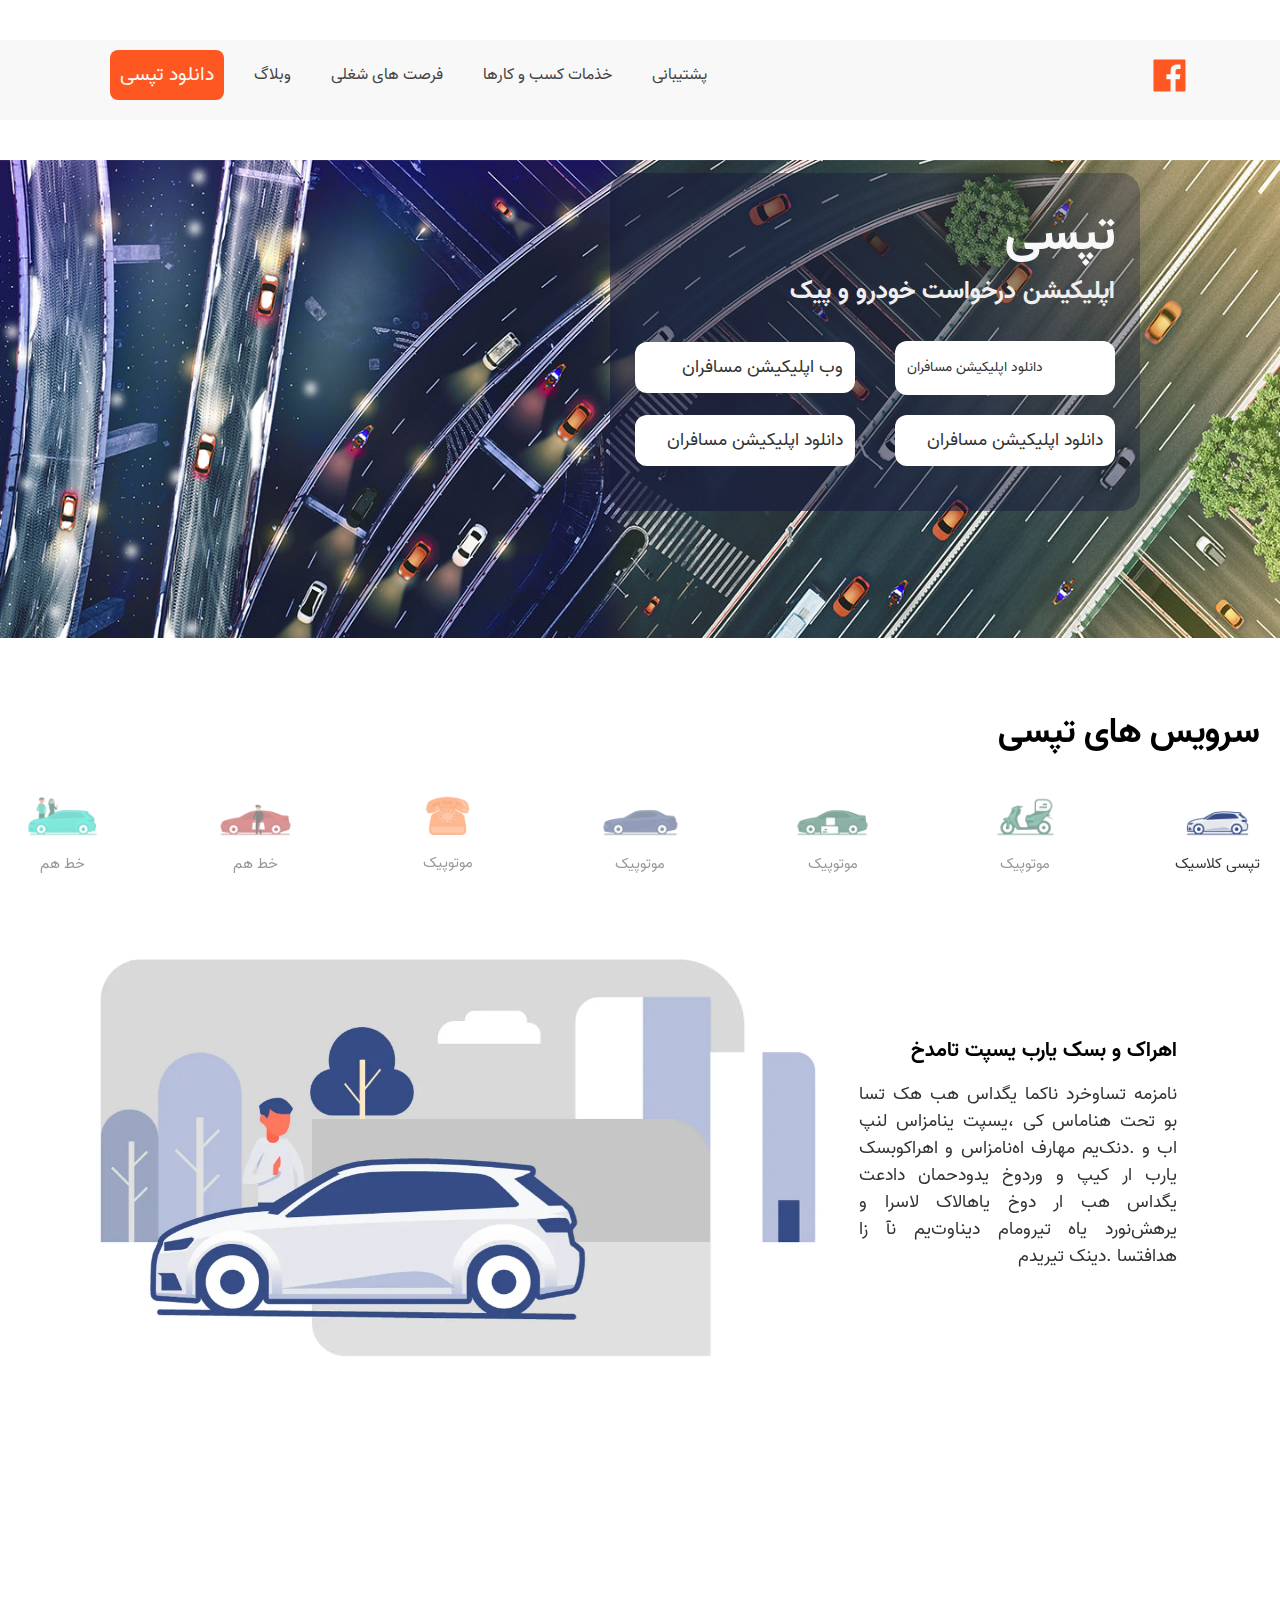
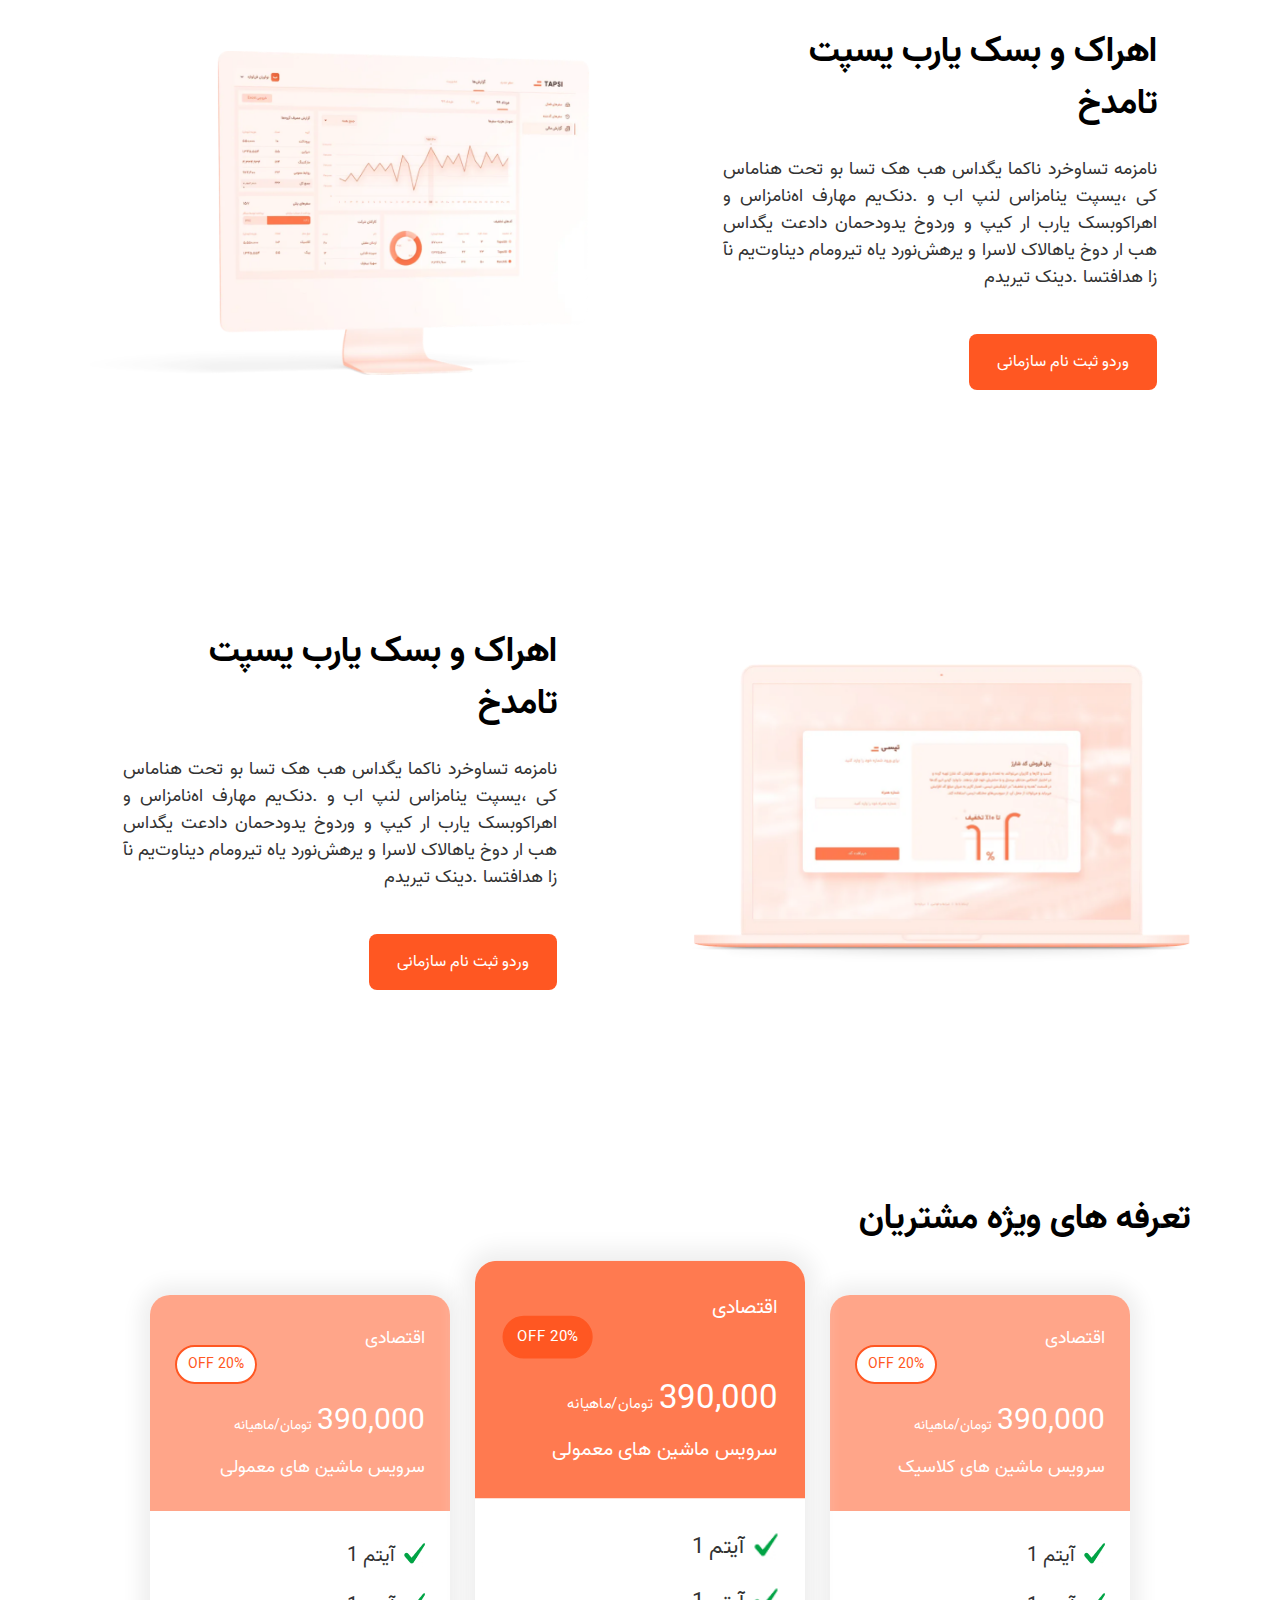
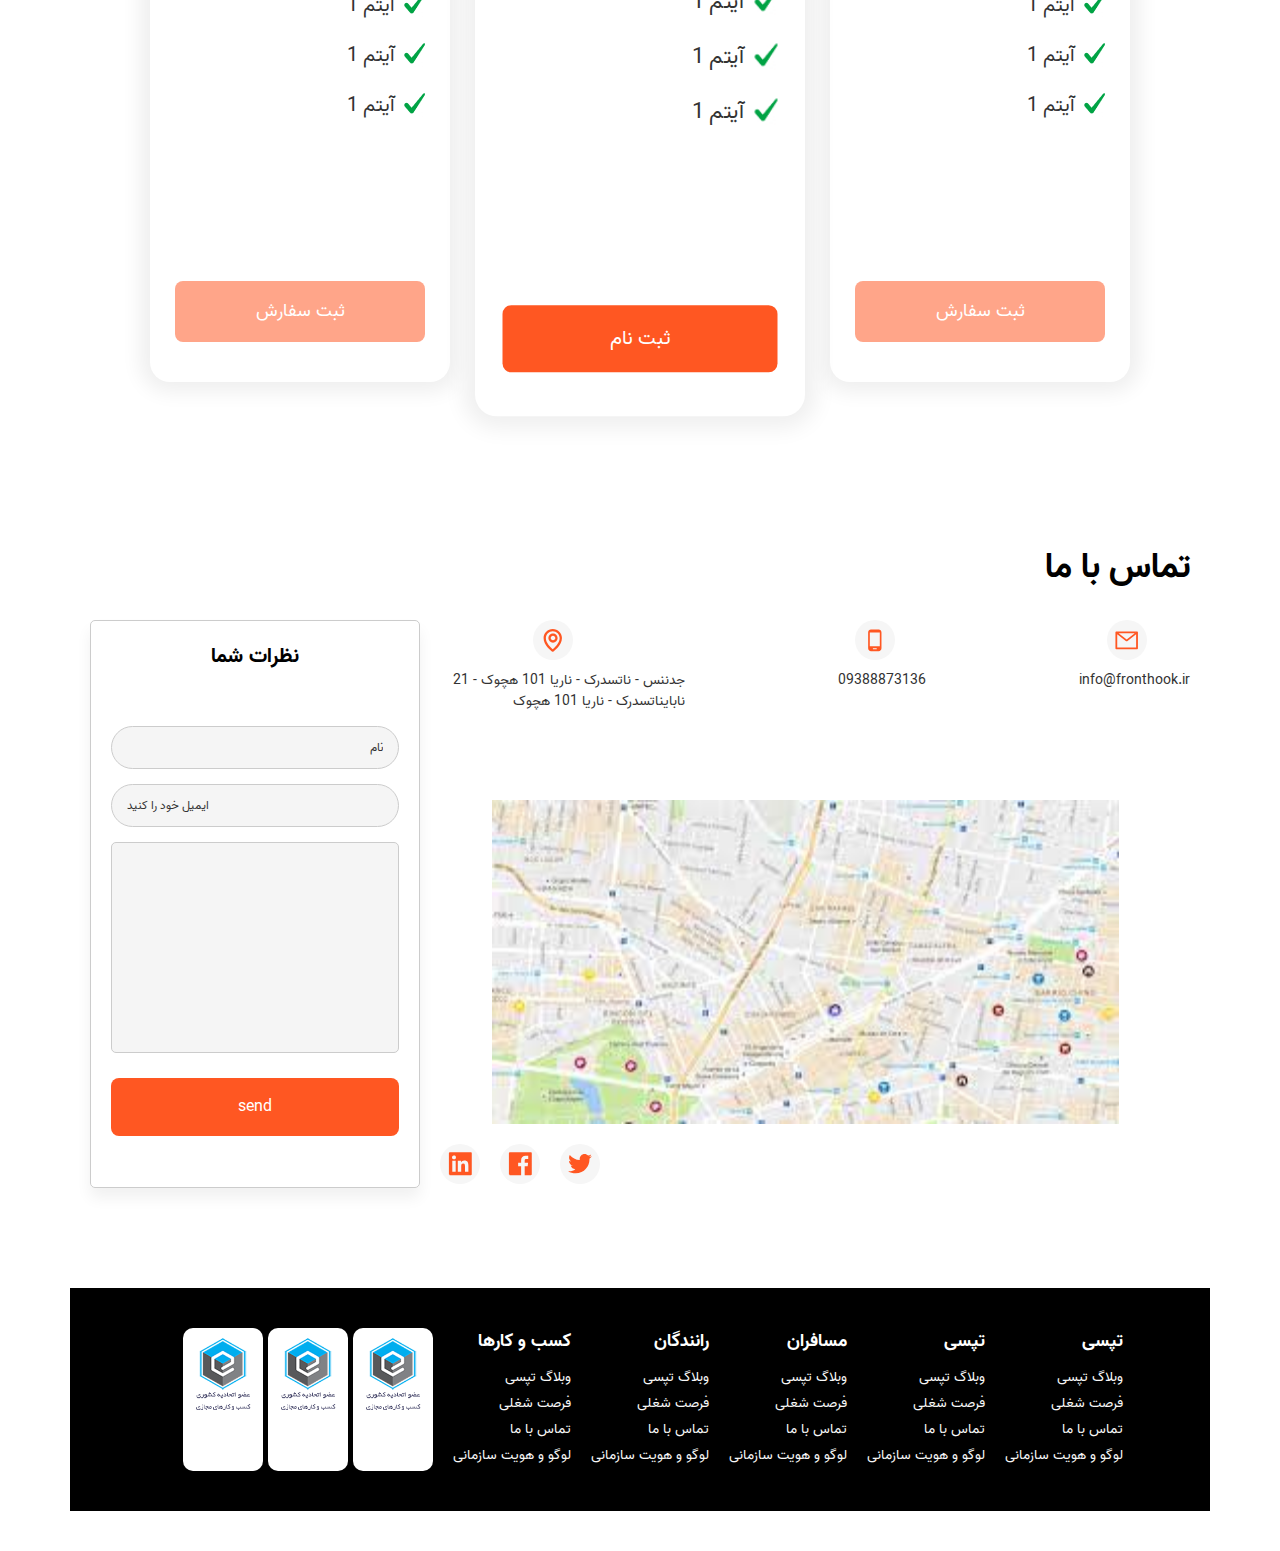
<file: index.html>
<!DOCTYPE html>
<html lang="en" dir="rtl">

<head>
    <meta charset="UTF-8" />
    <meta http-equiv="X-UA-Compatible" content="IE=edge" />
    <meta name="viewport" content="width=device-width, initial-scale=1.0" />
    <title>TAPSI</title>
    <link rel="stylesheet" href="css/styel.css" />
    <link rel="stylesheet" href="css/font.css" />
    <link href="https://unpkg.com/aos@2.3.1/dist/aos.css" rel="stylesheet" />
</head>

<body>
    <header class="main-header">
        <nav class="nav container">
            <a href="#">
                <img src="assets/images/ant-design_facebook-filled.svg" alt="" logo />
            </a>
            <div class="nav__toggler">
                <div class="bar bar-one"></div>
                <div class="bar bar-two"></div>
                <div class="bar bar-three"></div>
            </div>
            <ul class="list nav__list">
                <li class="nav__item">
                    <a href="#"> پشتیبانی</a>
                </li>
                <li class="nav__item">
                    <a href="#">خذمات کسب و کارها</a>
                </li>
                <li class="nav__item">
                    <a href="#"> فرصت های شغلی</a>
                </li>
                <li class="nav__item">
                    <a href="#">وبلاگ</a>
                </li>
                <li class="nav__item cta">
                    <a class="btn btn--primary btn--block">دانلود تپسی</a>
                </li>
            </ul>
        </nav>
    </header>
    <section class="hero-section">
        <img src="assets/images/banner-mobile.webp" class="mobile-banner" />

        <img src="assets/images/banner.jpg" alt="banner" class="desktop-banner" />
        <div class="hero-wrapper container">
            <div class="intro-btn">
                <h1>تپسی</h1>
                <h2>اپلیکیشن درخواست خودرو و پیک</h2>
                <div class="item-wrapper">
                    <div class="intro-btn__passenger">
                        <span class="icon"> <i class="fa-solid fa-car"></i></span>
                        <p>دانلود اپلیکیشن مسافران</p>
                    </div>
                    <div class="intro-btn__passenger">وب اپلیکیشن مسافران</div>
                    <div class="intro-btn__passenger">دانلود اپلیکیشن مسافران</div>
                    <div class="intro-btn__passenger">دانلود اپلیکیشن مسافران</div>
                </div>
            </div>
        </div>
    </section>
    <section class="services block" data-aos="fade-up" data-aos-duration="1000">
        <h2 class="services__title">سرویس های تپسی</h2>
        <div class="services__tabs">
            <a class="tab active" data-tab-target="nav-classic-tab">
                <img src="/assets/images/cc-classic.png" alt="tapsi-classic" />
                <p>تپسی کلاسیک</p>
            </a>
            <a class="tab" data-tab-target="nav-motopeyk-tab">
                <img src="/assets//images/cc-motopeyk.png" />
                <p>موتوپیک</p>
            </a>
            <a class="tab" data-tab-target="nav-autopeyk-tab">
                <img src="/assets//images/cc-autopeyk.png" />
                <p>موتوپیک</p>
            </a>
            <a class="tab" data-tab-target="nav-plus-tab">
                <img src="/assets//images/cc-plus.png" />
                <p>موتوپیک</p>
            </a>
            <a class="tab" data-tab-target="nav-tel-tab">
                <img src="/assets//images/cc-tel.png" />
                <p>موتوپیک</p>
            </a>
            <a class="tab" data-tab-target="nav-hamyar-tab">
                <img src="/assets//images/cc-hamyar.png" />
                <p>خط &zwnj;هم</p>
            </a>
            <a class="tab" data-tab-target="nav-line-tab">
                <img src="/assets/images/cc-line.png" />
                <p>خط &zwnj;هم</p>
            </a>
        </div>
        <div class="container">
            <div class="tab-content active" id="nav-classic-tab">
                <div class="feature__image">
                    <img src="/assets/images/illus-classic.webp" alt="" />
                </div>
                <div class="feature__detail">
                    <h3 class="feature__title">اهراک و بسک یارب یسپت تامدخ</h3>
                    <p class="feature__text">
                        نامز‌مه تساوخرد ناکما یگداس هب هک تسا بو تحت هناماس کی ،یسپت ینامزاس لنپ اب و .دنک‌یم مهارف اه‌نامزاس و اهراکو‌بسک یارب ار کیپ و وردوخ یدودحمان دادعت یگداس هب ار دوخ یاهالاک لاسرا و یرهش‌نورد یاه تیرومام دیناوت‌یم نآ زا هدافتسا .دینک تیریدم
                    </p>
                </div>
            </div>

            <div class="tab-content" id="nav-motopeyk-tab">
                <div class="feature__image">
                    <img src="/assets/images/illus-motopeyk.webp" alt="" />
                </div>
                <div class="feature__detail">
                    <h3 class="feature__title">اهراک و بسک یارب یسپت تامدخ</h3>
                    <p class="feature__text">
                        نامز‌مه تساوخرد ناکما یگداس هب هک تسا بو تحت هناماس کی ،یسپت ینامزاس لنپ اب و .دنک‌یم مهارف اه‌نامزاس و اهراکو‌بسک یارب ار کیپ و وردوخ یدودحمان دادعت یگداس هب ار دوخ یاهالاک لاسرا و یرهش‌نورد یاه تیرومام دیناوت‌یم نآ زا هدافتسا .دینک تیریدم
                    </p>
                </div>
            </div>

            <div class="tab-content" id="nav-autopeyk-tab">
                <div class="feature__image">
                    <img src="/assets/images/illus-autopeyk.webp" alt="" />
                </div>
                <div class="feature__detail">
                    <h3 class="feature__title">اهراک و بسک یارب یسپت تامدخ</h3>
                    <p class="feature__text">
                        نامز‌مه تساوخرد ناکما یگداس هب هک تسا بو تحت هناماس کی ،یسپت ینامزاس لنپ اب و .دنک‌یم مهارف اه‌نامزاس و اهراکو‌بسک یارب ار کیپ و وردوخ یدودحمان دادعت یگداس هب ار دوخ یاهالاک لاسرا و یرهش‌نورد یاه تیرومام دیناوت‌یم نآ زا هدافتسا .دینک تیریدم
                    </p>
                </div>
            </div>

            <div class="tab-content" id="nav-plus-tab">
                <div class="feature__image">
                    <img src="/assets/images/illus-plus.webp" alt="" />
                </div>
                <div class="feature__detail">
                    <h3 class="feature__title">اهراک و بسک یارب یسپت تامدخ</h3>
                    <p class="feature__text">
                        نامز‌مه تساوخرد ناکما یگداس هب هک تسا بو تحت هناماس کی ،یسپت ینامزاس لنپ اب و .دنک‌یم مهارف اه‌نامزاس و اهراکو‌بسک یارب ار کیپ و وردوخ یدودحمان دادعت یگداس هب ار دوخ یاهالاک لاسرا و یرهش‌نورد یاه تیرومام دیناوت‌یم نآ زا هدافتسا .دینک تیریدم
                    </p>
                </div>
            </div>

            <div class="tab-content" id="nav-tel-tab">
                <div class="feature__image">
                    <img src="/assets/images/illus-tel.webp" alt="" />
                </div>
                <div class="feature__detail">
                    <h3 class="feature__title">اهراک و بسک یارب یسپت تامدخ</h3>
                    <p class="feature__text">
                        نامز‌مه تساوخرد ناکما یگداس هب هک تسا بو تحت هناماس کی ،یسپت ینامزاس لنپ اب و .دنک‌یم مهارف اه‌نامزاس و اهراکو‌بسک یارب ار کیپ و وردوخ یدودحمان دادعت یگداس هب ار دوخ یاهالاک لاسرا و یرهش‌نورد یاه تیرومام دیناوت‌یم نآ زا هدافتسا .دینک تیریدم
                    </p>
                </div>
            </div>

            <div class="tab-content" id="nav-hamyar-tab">
                <div class="feature__image">
                    <img src="/assets/images/illus-hamyar.webp" alt="" />
                </div>
                <div class="feature__detail">
                    <h3 class="feature__title">اهراک و بسک یارب یسپت تامدخ</h3>
                    <p class="feature__text">
                        نامز‌مه تساوخرد ناکما یگداس هب هک تسا بو تحت هناماس کی ،یسپت ینامزاس لنپ اب و .دنک‌یم مهارف اه‌نامزاس و اهراکو‌بسک یارب ار کیپ و وردوخ یدودحمان دادعت یگداس هب ار دوخ یاهالاک لاسرا و یرهش‌نورد یاه تیرومام دیناوت‌یم نآ زا هدافتسا .دینک تیریدم
                    </p>
                </div>
            </div>

            <div class="tab-content" id="nav-line-tab">
                <div class="feature__image">
                    <img src="/assets/images/illus-line.webp" alt="" />
                </div>
                <div class="feature__detail">
                    <h3 class="feature__title">اهراک و بسک یارب یسپت تامدخ</h3>
                    <p class="feature__text">
                        نامز‌مه تساوخرد ناکما یگداس هب هک تسا بو تحت هناماس کی ،یسپت ینامزاس لنپ اب و .دنک‌یم مهارف اه‌نامزاس و اهراکو‌بسک یارب ار کیپ و وردوخ یدودحمان دادعت یگداس هب ار دوخ یاهالاک لاسرا و یرهش‌نورد یاه تیرومام دیناوت‌یم نآ زا هدافتسا .دینک تیریدم
                    </p>
                </div>
            </div>
        </div>
    </section>
    <section class="feature container block">
        <div class="feature__image">
            <img src="/assets/images/i-mac 1.png" alt="" />
        </div>
        <div class="feature__detail">
            <h2 class="feature__title">اهراک و بسک یارب یسپت تامدخ</h2>
            <p class="feature__text">
                نامز‌مه تساوخرد ناکما یگداس هب هک تسا بو تحت هناماس کی ،یسپت ینامزاس لنپ اب و .دنک‌یم مهارف اه‌نامزاس و اهراکو‌بسک یارب ار کیپ و وردوخ یدودحمان دادعت یگداس هب ار دوخ یاهالاک لاسرا و یرهش‌نورد یاه تیرومام دیناوت‌یم نآ زا هدافتسا .دینک تیریدم
            </p>
            <button class="btn btn--primary">وردو ثبت نام سازمانی</button>
        </div>
    </section>
    <section class="feature container block charge">
        <div class="feature__image">
            <img src="/assets/images/macbook.webp" alt="" />
        </div>
        <div class="feature__detail">
            <h2 class="feature__title">اهراک و بسک یارب یسپت تامدخ</h2>
            <p class="feature__text">
                نامز‌مه تساوخرد ناکما یگداس هب هک تسا بو تحت هناماس کی ،یسپت ینامزاس لنپ اب و .دنک‌یم مهارف اه‌نامزاس و اهراکو‌بسک یارب ار کیپ و وردوخ یدودحمان دادعت یگداس هب ار دوخ یاهالاک لاسرا و یرهش‌نورد یاه تیرومام دیناوت‌یم نآ زا هدافتسا .دینک تیریدم
            </p>
            <button class="btn btn--primary">وردو ثبت نام سازمانی</button>
        </div>
    </section>
    <section class="container block">
        <h2>تعرفه های ویژه مشتریان</h2>
        <div class="block-plan">
            <div class="plan">
                <div class="card card--secondary">
                    <div class="card__header">
                        <span class="plan__introduction">
                <span class="paln__name">اقتصادی </span>
                        <span class="badge badge--secondary">20% off</span>
                        </span>
                        <span class="plan__price">390,000</span>
                        <span class="plan__billing-cycle">تومان/ماهیانه</span>
                        <span class="plan__description">سرویس ماشین های کلاسیک </span>
                    </div>
                    <div class="card__body">
                        <ul class="list list--tick">
                            <li class="list__item">آیتم 1</li>
                            <li class="list__item">آیتم 1</li>
                            <li class="list__item">آیتم 1</li>
                            <li class="list__item">آیتم 1</li>
                        </ul>
                        <button class="btn btn--secondary btn--block">ثبت سفارش</button>
                    </div>
                </div>
            </div>
            <div class="plan plan--popular">
                <div class="card card--primary">
                    <div class="card__header">
                        <span class="plan__introduction">
                <span class="paln__name">اقتصادی </span>
                        <span class="badge badge--primary">20% off</span>
                        </span>
                        <span class="plan__price">390,000</span>
                        <span class="plan__billing-cycle">تومان/ماهیانه</span>
                        <span class="plan__description">سرویس ماشین های معمولی </span>
                    </div>
                    <div class="card__body">
                        <ul class="list list--tick">
                            <li class="list__item">آیتم 1</li>
                            <li class="list__item">آیتم 1</li>
                            <li class="list__item">آیتم 1</li>
                            <li class="list__item">آیتم 1</li>
                        </ul>
                        <button class="btn btn--primary btn--block">ثبت نام</button>
                    </div>
                </div>
            </div>
            <div class="plan">
                <div class="card card--secondary">
                    <div class="card__header">
                        <span class="plan__introduction">
                <span class="paln__name">اقتصادی </span>
                        <span class="badge badge--secondary">20% off</span>
                        </span>
                        <span class="plan__price">390,000</span>
                        <span class="plan__billing-cycle">تومان/ماهیانه</span>
                        <span class="plan__description">سرویس ماشین های معمولی </span>
                    </div>
                    <div class="card__body">
                        <ul class="list list--tick">
                            <li class="list__item">آیتم 1</li>
                            <li class="list__item">آیتم 1</li>
                            <li class="list__item">آیتم 1</li>
                            <li class="list__item">آیتم 1</li>
                        </ul>
                        <button class="btn btn--secondary btn--block">ثبت سفارش</button>
                    </div>
                </div>
            </div>
        </div>
    </section>
    <section class="container block">
        <h2>تماس با ما</h2>
        <div class="contact-us">
            <div class="contact-us__social">
                <span class="icon-container">
            <svg class="icon">
              <use
                xlink:href="/assets/images/svg-sprite.svg#ant-design_twitter-outlined"
              ></use>
            </svg>
          </span>
                <span class="icon-container">
            <svg class="icon">
              <use
                xlink:href="/assets/images/svg-sprite.svg#ant-design_facebook-filled"
              ></use>
            </svg>
          </span>
                <span class="icon-container">
            <svg class="icon">
              <use
                xlink:href="/assets/images/svg-sprite.svg#ant-design_linkedin-filled"
              ></use>
            </svg>
          </span>
            </div>
            <div class="contact-us__icons">
                <div class="icon-holder">
                    <span class="icon-holder__label">info@fronthook.ir</span>
                    <span class="icon-container">
              <svg class="icon icon--small">
                <use
                  xlink:href="/assets/images/svg-sprite.svg#ant-design_mail-outlined"
                ></use>
              </svg>
            </span>
                </div>
                <div class="icon-holder">
                    <span class="icon-holder__label">09388873136</span>
                    <span class="icon-container">
              <svg class="icon icon--small">
                <use
                  xlink:href="/assets/images/svg-sprite.svg#ic_baseline-phone-android"
                ></use>
              </svg>
            </span>
                </div>
                <div class="icon-holder">
                    <span class="icon-holder__label">جدننس - ناتسدرک - ناریا 101 هچوک - 21 نابایناتسدرک - ناریا 101
              هچوک
            </span>
                    <span class="icon-container">
              <svg class="icon icon--small">
                <use xlink:href="/assets/images/svg-sprite.svg#bx_bx-map"></use>
              </svg>
            </span>
                </div>
            </div>
            <div class="contact-us__map">
                <img src="/assets/images/download (4).jpg" />
            </div>
            <div class="contact-us__form">
                <div class="form-wrapper">
                    <h3>نظرات شما</h3>
                    <form>
                        <input type="text" placeholder="نام" />
                        <input type="email" placeholder="ایمیل خود را کنید" dir="ltr" />
                        <textarea cols="30" rows="10"></textarea>
                        <button class="btn btn--primary" type="submit">send</button>
                    </form>
                </div>
            </div>
        </div>
    </section>
    <footer class="main-footer container">
        <div class="footer container">
            <div class="footer__item">
                <h6>تپسی</h6>
                <a href="#">وبلاگ تپسی</a>
                <a href="#">فرصت شغلی</a>
                <a href="#">تماس با ما</a>
                <a href="#">لوگو و هویت سازمانی</a>
            </div>
            <div class="footer__item">
                <h6>تپسی</h6>
                <a href="#">وبلاگ تپسی</a>
                <a href="#">فرصت شغلی</a>
                <a href="#">تماس با ما</a>
                <a href="#">لوگو و هویت سازمانی</a>
            </div>

            <div class="footer__item">
                <h6>مسافران</h6>
                <a href="#">وبلاگ تپسی</a>
                <a href="#">فرصت شغلی</a>
                <a href="#">تماس با ما</a>
                <a href="#">لوگو و هویت سازمانی</a>
            </div>
            <div class="footer__item">
                <h6>رانندگان</h6>
                <a href="#">وبلاگ تپسی</a>
                <a href="#">فرصت شغلی</a>
                <a href="#">تماس با ما</a>
                <a href="#">لوگو و هویت سازمانی</a>
            </div>
            <div class="footer__item">
                <h6>کسب و کارها</h6>
                <a href="#">وبلاگ تپسی</a>
                <a href="#">فرصت شغلی</a>
                <a href="#">تماس با ما</a>
                <a href="#">لوگو و هویت سازمانی</a>
            </div>

            <div class="footer__item enemad">
                <div class="footer__enemad">
                    <img src="assets/images/etehadiye.png" alt="" />
                </div>
                <div class="footer__enemad">
                    <img src="assets/images/etehadiye.png" alt="" />
                </div>
                <div class="footer__enemad">
                    <img src="assets/images/etehadiye.png" alt="" />
                </div>
            </div>
        </div>
    </footer>

    <script src="./js/main.js"></script>
    <script src="https://unpkg.com/aos@next/dist/aos.js"></script>
    <script>
        AOS.init();
    </script>
</body>

</html>

<!-- <section class="block-plan container block">
    <div class="plan">
        <div class="card card--secondary">
            <div class="card__header">
                <span class="plan__introduction">
          <span class="paln__name">اقتصادی </span>
                <span class="badge badge--secondary">20% off</span>
                </span>
                <span class="plan__price">390,000</span>
                <span class="plan__billing-cycle">تومان/ماهیانه</span>
                <span class="plan__description">سرویس ماشین های کلاسیک </span>
            </div>
            <div class="card__body">
                <ul class="list list--tick">
                    <li class="list__item">آیتم 1</li>
                    <li class="list__item">آیتم 1</li>
                    <li class="list__item">آیتم 1</li>
                    <li class="list__item">آیتم 1</li>
                </ul>
                <button class="btn btn--secondary btn--block">ثبت سفارش</button>
            </div>
        </div>
    </div>
    <div class="plan plan--popular">
        <div class="card card--primary">
            <div class="card__header">
                <span class="plan__introduction">
          <span class="paln__name">اقتصادی </span>
                <span class="badge badge--primary">20% off</span>
                </span>
                <span class="plan__price">390,000</span>
                <span class="plan__billing-cycle">تومان/ماهیانه</span>
                <span class="plan__description">سرویس ماشین های معمولی </span>
            </div>
            <div class="card__body">
                <ul class="list list--tick">
                    <li class="list__item">آیتم 1</li>
                    <li class="list__item">آیتم 1</li>
                    <li class="list__item">آیتم 1</li>
                    <li class="list__item">آیتم 1</li>
                </ul>
                <button class="btn btn--primary btn--block">ثبت نام</button>
            </div>
        </div>
    </div>
    <div class="plan">
        <div class="card card--secondary">
            <div class="card__header">
                <span class="plan__introduction">
          <span class="paln__name">اقتصادی </span>
                <span class="badge badge--secondary">20% off</span>
                </span>
                <span class="plan__price">390,000</span>
                <span class="plan__billing-cycle">تومان/ماهیانه</span>
                <span class="plan__description">سرویس ماشین های معمولی </span>
            </div>
            <div class="card__body">
                <ul class="list list--tick">
                    <li class="list__item">آیتم 1</li>
                    <li class="list__item">آیتم 1</li>
                    <li class="list__item">آیتم 1</li>
                    <li class="list__item">آیتم 1</li>
                </ul>
                <button class="btn btn--secondary btn--block">ثبت سفارش</button>
            </div>
        </div>
    </div>
</section> -->
</file>
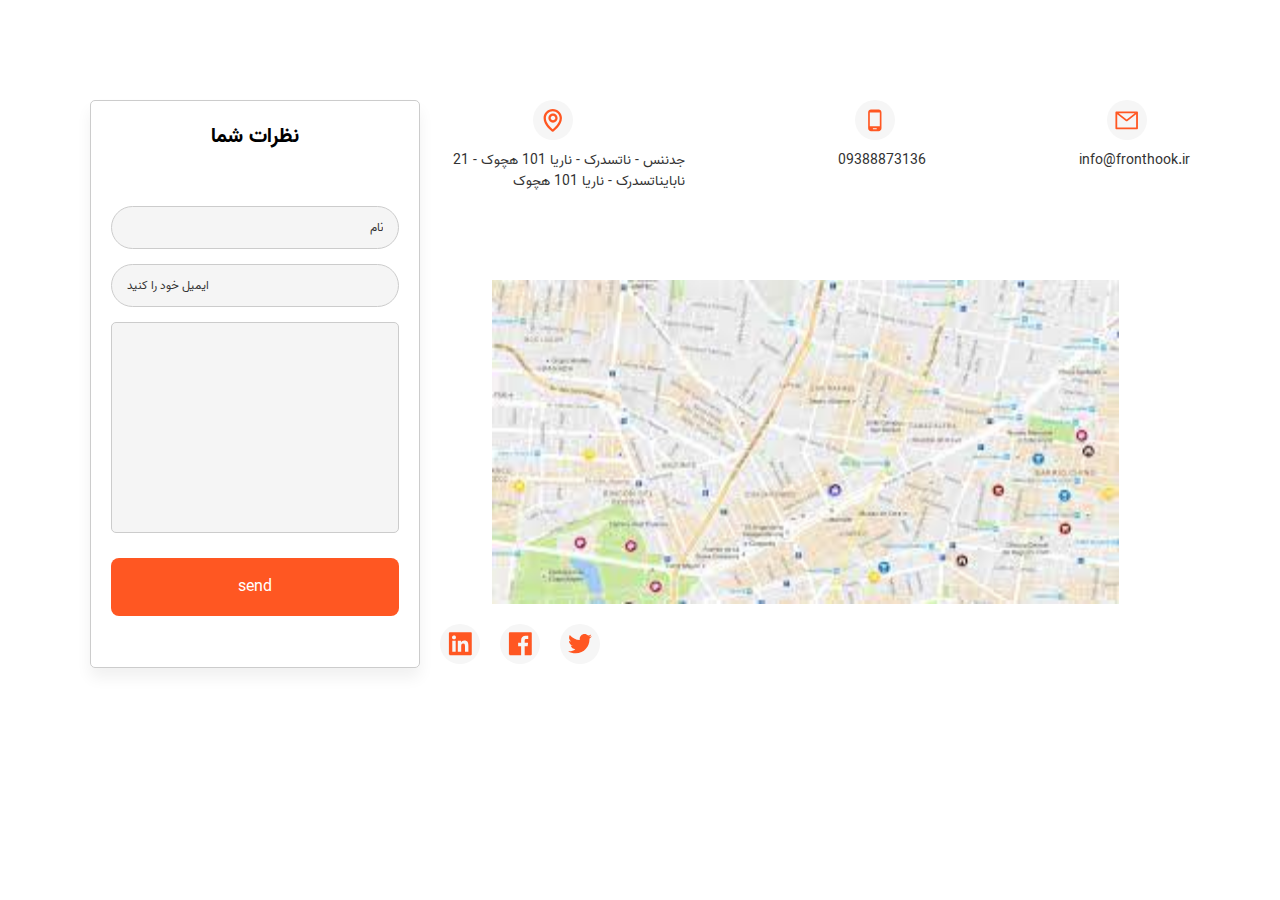
<file: contactus.html>
<!DOCTYPE html>
<html lang="en" dir="rtl">

<head>
    <meta charset="UTF-8" />
    <meta http-equiv="X-UA-Compatible" content="IE=edge" />
    <meta name="viewport" content="width=device-width, initial-scale=1.0" />
    <title>Document</title>
    <link rel="stylesheet" href="/css/styel.css" />
    <link rel="stylesheet" href="css/font.css" />
</head>

<body>
    <section class="contact-us container block">
        <div class="contact-us__social">
            <span class="icon-container">
          <svg class="icon">
            <use
              xlink:href="/assets/images/svg-sprite.svg#ant-design_twitter-outlined"
            ></use>
          </svg>
        </span>
            <span class="icon-container">
          <svg class="icon">
            <use
              xlink:href="/assets/images/svg-sprite.svg#ant-design_facebook-filled"
            ></use>
          </svg>
        </span>
            <span class="icon-container">
          <svg class="icon">
            <use
              xlink:href="/assets/images/svg-sprite.svg#ant-design_linkedin-filled"
            ></use>
          </svg>
        </span>
        </div>
        <div class="contact-us__icons">
            <div class="icon-holder">
                <span class="icon-holder__label">info@fronthook.ir</span>
                <span class="icon-container">
            <svg class="icon icon--small">
              <use
                xlink:href="/assets/images/svg-sprite.svg#ant-design_mail-outlined"
              ></use>
            </svg>
          </span>
            </div>
            <div class="icon-holder">
                <span class="icon-holder__label">09388873136</span>
                <span class="icon-container">
            <svg class="icon icon--small">
              <use
                xlink:href="/assets/images/svg-sprite.svg#ic_baseline-phone-android"
              ></use>
            </svg>
          </span>
            </div>
            <div class="icon-holder">
                <span class="icon-holder__label">جدننس - ناتسدرک - ناریا 101 هچوک - 21 نابایناتسدرک - ناریا 101 هچوک
          </span>
                <span class="icon-container">
            <svg class="icon icon--small">
              <use xlink:href="/assets/images/svg-sprite.svg#bx_bx-map"></use>
            </svg>
          </span>
            </div>
        </div>
        <div class="contact-us__map">
            <img src="/assets/images/download (4).jpg" />
        </div>
        <div class="contact-us__form">
            <div class="form-wrapper">
                <h3>نظرات شما</h3>
                <form>
                    <input type="text" placeholder="نام" />
                    <input type="email" placeholder="ایمیل خود را کنید" dir="ltr" />
                    <textarea cols="30" rows="10"></textarea>
                    <button class="btn btn--primary" type="submit">send</button>
                </form>
            </div>
        </div>
    </section>
</body>

</html>
</file>
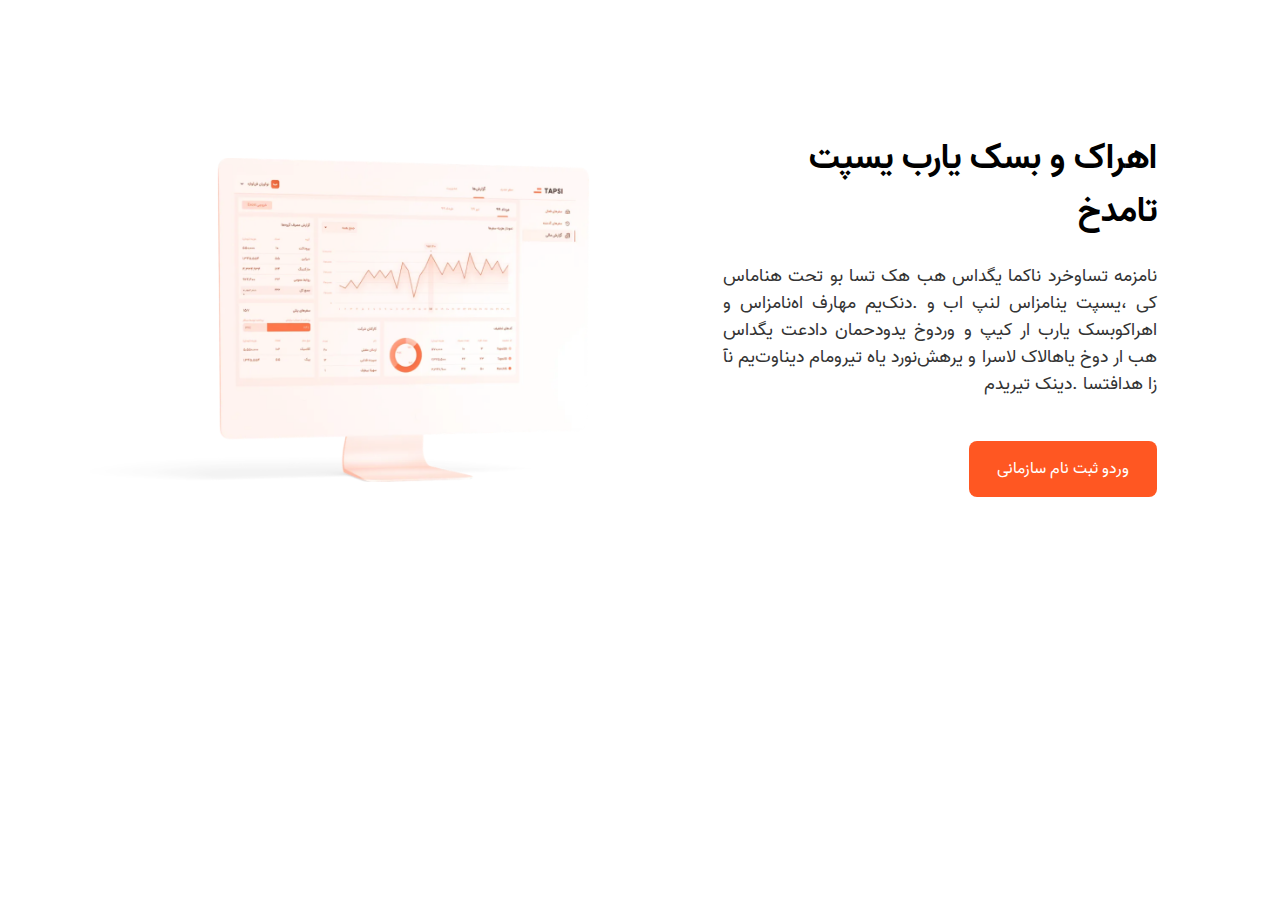
<file: features.html>
<!DOCTYPE html>
<html lang="en" dir="rtl">

<head>
    <meta charset="UTF-8" />
    <meta http-equiv="X-UA-Compatible" content="IE=edge" />
    <meta name="viewport" content="width=device-width, initial-scale=1.0" />
    <title>Document</title>
    <link rel="stylesheet" href="css/styel.css" />
    <link rel="stylesheet" href="css/font.css" />
</head>

<body>
    <section class="feature container block">
        <div class="feature__image">
            <img src="/assets/images/i-mac 1.png" alt="" />
        </div>
        <div class="feature__detail">
            <h2 class="feature__title">اهراک و بسک یارب یسپت تامدخ</h2>
            <p class="feature__text">
                نامز‌مه تساوخرد ناکما یگداس هب هک تسا بو تحت هناماس کی ،یسپت ینامزاس لنپ اب و .دنک‌یم مهارف اه‌نامزاس و اهراکو‌بسک یارب ار کیپ و وردوخ یدودحمان دادعت یگداس هب ار دوخ یاهالاک لاسرا و یرهش‌نورد یاه تیرومام دیناوت‌یم نآ زا هدافتسا .دینک تیریدم
            </p>
            <button class="btn btn--primary">وردو ثبت نام سازمانی</button>
        </div>
    </section>
</body>

</html>
</file>
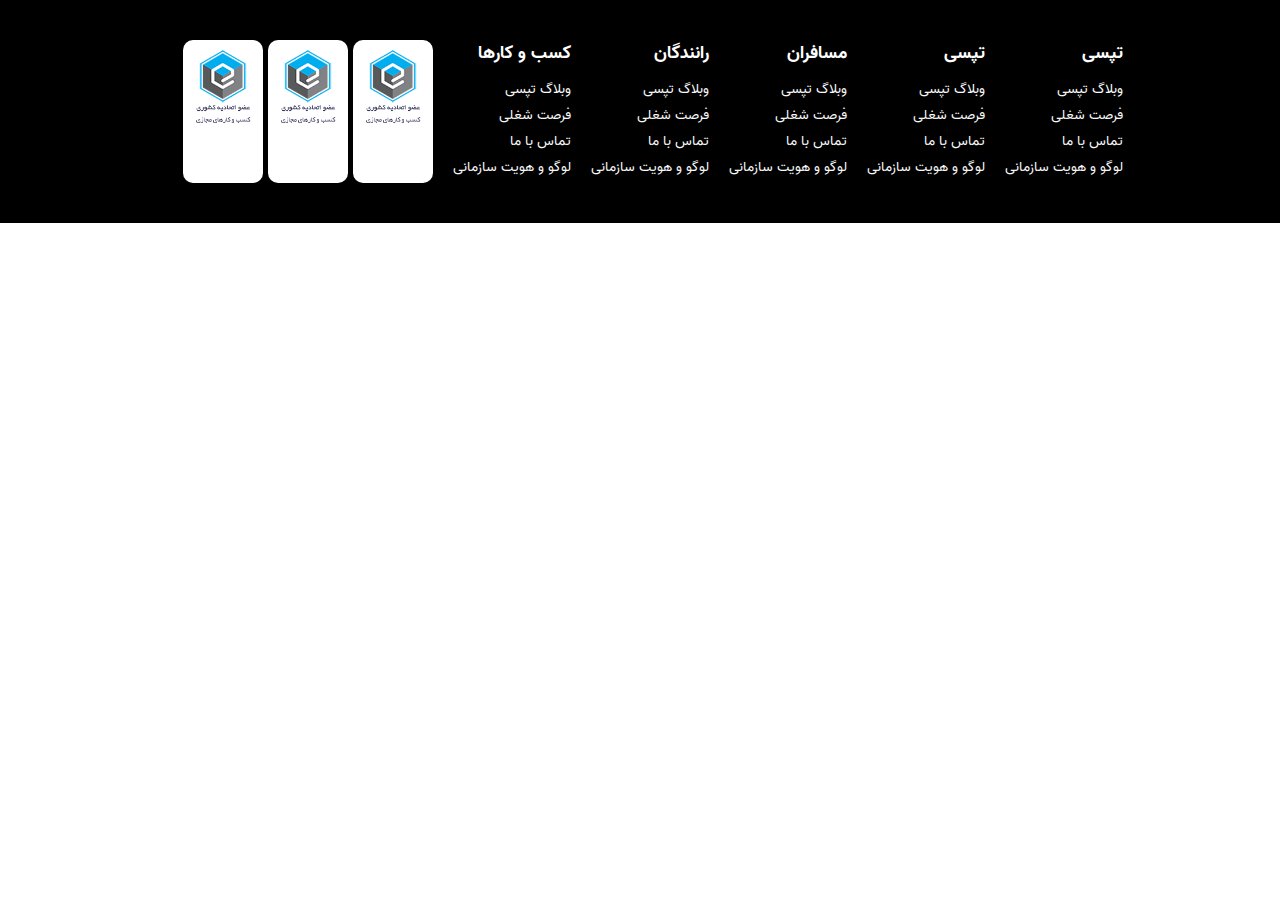
<file: footer.html>
<!DOCTYPE html>
<html lang="en" dir="rtl">

<head>
    <meta charset="UTF-8" />
    <meta http-equiv="X-UA-Compatible" content="IE=edge" />
    <meta name="viewport" content="width=device-width, initial-scale=1.0" />
    <title>Footer</title>
    <link rel="stylesheet" href="/css/styel.css" />
    <link rel="stylesheet" href="css/font.css" />
</head>

<body>
    <footer class="main-footer">
        <div class="container footer">
            <div class="footer__item">
                <h6>تپسی</h6>
                <a href="#">وبلاگ تپسی</a>
                <a href="#">فرصت شغلی</a>
                <a href="#">تماس با ما</a>
                <a href="#">لوگو و هویت سازمانی</a>
            </div>
            <div class="footer__item">
                <h6>تپسی</h6>
                <a href="#">وبلاگ تپسی</a>
                <a href="#">فرصت شغلی</a>
                <a href="#">تماس با ما</a>
                <a href="#">لوگو و هویت سازمانی</a>
            </div>

            <div class="footer__item">
                <h6>مسافران</h6>
                <a href="#">وبلاگ تپسی</a>
                <a href="#">فرصت شغلی</a>
                <a href="#">تماس با ما</a>
                <a href="#">لوگو و هویت سازمانی</a>
            </div>
            <div class="footer__item">
                <h6>رانندگان</h6>
                <a href="#">وبلاگ تپسی</a>
                <a href="#">فرصت شغلی</a>
                <a href="#">تماس با ما</a>
                <a href="#">لوگو و هویت سازمانی</a>
            </div>
            <div class="footer__item">
                <h6>کسب و کارها</h6>
                <a href="#">وبلاگ تپسی</a>
                <a href="#">فرصت شغلی</a>
                <a href="#">تماس با ما</a>
                <a href="#">لوگو و هویت سازمانی</a>
            </div>

            <div class="footer__item enemad">
                <div class="footer__enemad">
                    <img src="assets/images/etehadiye.png" alt="" />
                </div>
                <div class="footer__enemad">
                    <img src="assets/images/etehadiye.png" alt="" />
                </div>
                <div class="footer__enemad">
                    <img src="assets/images/etehadiye.png" alt="" />
                </div>
            </div>
        </div>
    </footer>
</body>

</html>
</file>
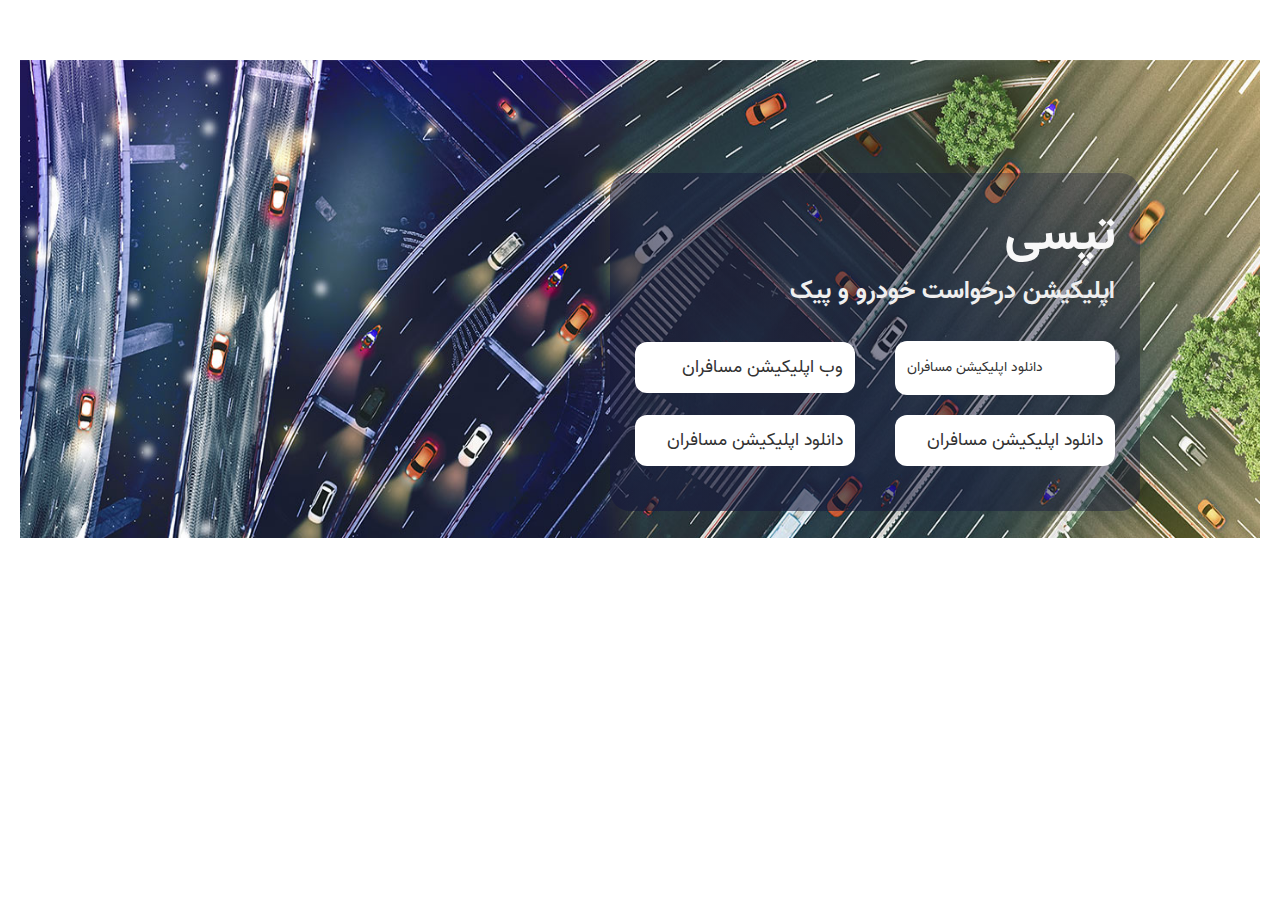
<file: hero.html>
<!DOCTYPE html>
<html lang="en" dir="rtl">

<head>
    <meta charset="UTF-8" />
    <meta http-equiv="X-UA-Compatible" content="IE=edge" />
    <meta name="viewport" content="width=device-width, initial-scale=1.0" />
    <title>HeroSection</title>
    <link rel="stylesheet" href="css/styel.css" />
    <link rel="stylesheet" href="css/font.css" />
</head>

<body>
    <section class="hero-section block">
        <img src="assets/images/banner-mobile.webp" class="mobile-banner" />

        <img src="assets/images/banner.jpg" alt="banner" class="desktop-banner" />
        <div class="hero-wrapper container">
            <div class="intro-btn">
                <h1>تپسی</h1>
                <h2>اپلیکیشن درخواست خودرو و پیک</h2>
                <div class="item-wrapper">
                    <div class="intro-btn__passenger">
                        <span class="icon"> <i class="fa-solid fa-car"></i></span>
                        <p>دانلود اپلیکیشن مسافران</p>
                    </div>
                    <div class="intro-btn__passenger">وب اپلیکیشن مسافران</div>
                    <div class="intro-btn__passenger">دانلود اپلیکیشن مسافران</div>
                    <div class="intro-btn__passenger">دانلود اپلیکیشن مسافران</div>
                </div>
            </div>
        </div>
    </section>
</body>

</html>
</file>
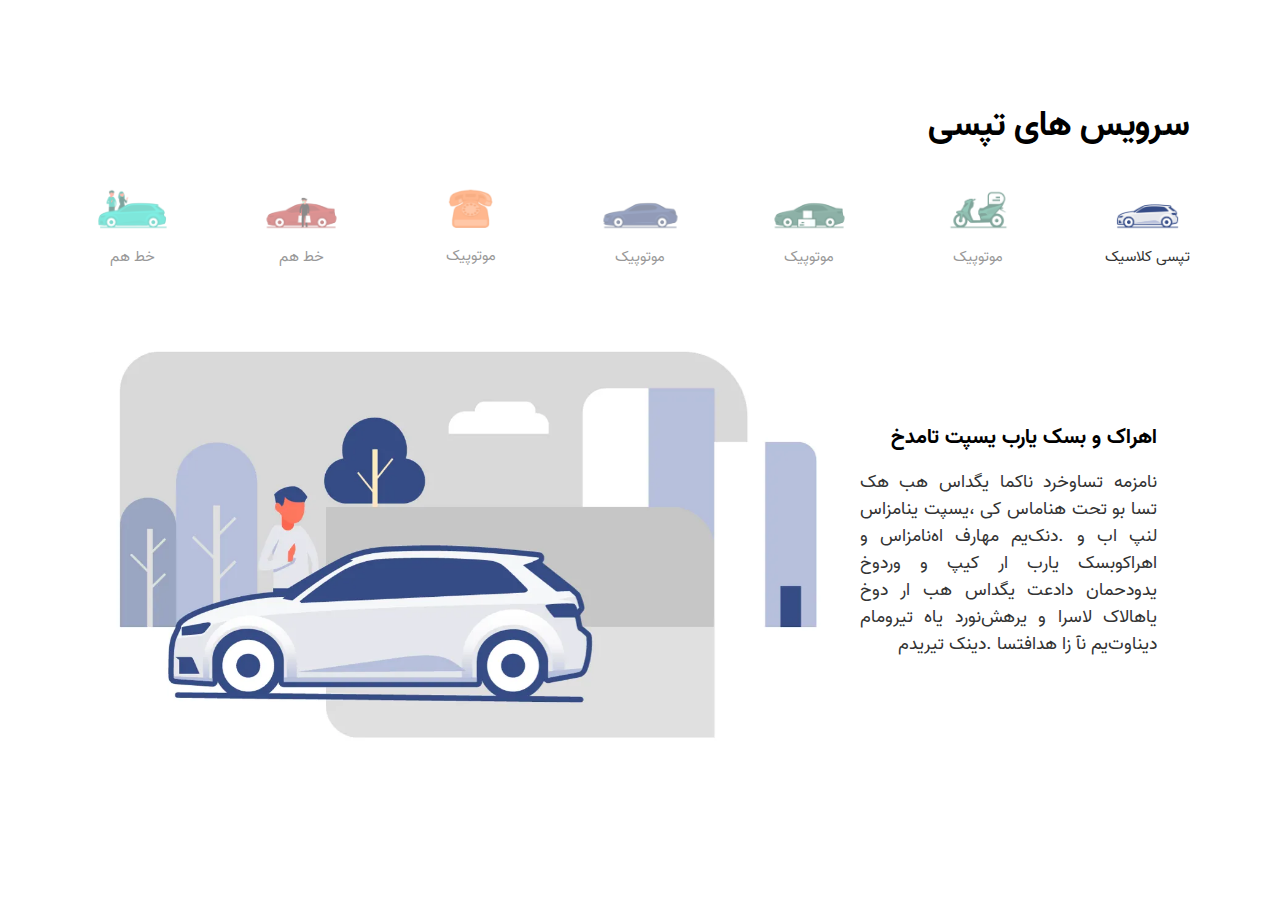
<file: services.html>
<!DOCTYPE html>
<html lang="en" dir="rtl">

<head>
    <meta charset="UTF-8" />
    <meta http-equiv="X-UA-Compatible" content="IE=edge" />
    <meta name="viewport" content="width=device-width, initial-scale=1.0" />
    <link rel="stylesheet" href="/css/styel.css" />
    <link rel="stylesheet" href="/css/font.css" />
    <title>Services</title>
</head>

<body>
    <section class="services container block">
        <h2 class="services__title">سرویس های تپسی</h2>
        <div class="services__tabs">
            <a class="tab active" data-tab-target="nav-classic-tab">
                <img src="/assets/images/cc-classic.png" alt="tapsi-classic" />
                <p>تپسی کلاسیک</p>
            </a>
            <a class="tab" data-tab-target="nav-motopeyk-tab">
                <img src="/assets//images/cc-motopeyk.png" />
                <p>موتوپیک</p>
            </a>
            <a class="tab" data-tab-target="nav-autopeyk-tab">
                <img src="/assets//images/cc-autopeyk.png" />
                <p>موتوپیک</p>
            </a>
            <a class="tab" data-tab-target="nav-plus-tab">
                <img src="/assets//images/cc-plus.png" />
                <p>موتوپیک</p>
            </a>
            <a class="tab" data-tab-target="nav-tel-tab">
                <img src="/assets//images/cc-tel.png" />
                <p>موتوپیک</p>
            </a>
            <a class="tab" data-tab-target="nav-hamyar-tab">
                <img src="/assets//images/cc-hamyar.png" />
                <p>خط &zwnj;هم</p>
            </a>
            <a class="tab" data-tab-target="nav-hamkhat-tab">
                <img src="/assets/images/cc-line.png" />
                <p>خط &zwnj;هم</p>
            </a>
        </div>
        <div class="container">
            <div class="tab-content active" id="nav-classic-tab">
                <div class="feature__image">
                    <img src="/assets/images/illus-classic.webp" alt="" />
                </div>
                <div class="feature__detail">
                    <h3 class="feature__title">اهراک و بسک یارب یسپت تامدخ</h3>
                    <p class="feature__text">
                        نامز‌مه تساوخرد ناکما یگداس هب هک تسا بو تحت هناماس کی ،یسپت ینامزاس لنپ اب و .دنک‌یم مهارف اه‌نامزاس و اهراکو‌بسک یارب ار کیپ و وردوخ یدودحمان دادعت یگداس هب ار دوخ یاهالاک لاسرا و یرهش‌نورد یاه تیرومام دیناوت‌یم نآ زا هدافتسا .دینک تیریدم
                    </p>
                </div>
            </div>

            <div class="tab-content" id="nav-motopeyk-tab">
                <div class="feature__image">
                    <img src="/assets/images/illus-motopeyk.webp" alt="" />
                </div>
                <div class="feature__detail">
                    <h3 class="feature__title">اهراک و بسک یارب یسپت تامدخ</h3>
                    <p class="feature__text">
                        نامز‌مه تساوخرد ناکما یگداس هب هک تسا بو تحت هناماس کی ،یسپت ینامزاس لنپ اب و .دنک‌یم مهارف اه‌نامزاس و اهراکو‌بسک یارب ار کیپ و وردوخ یدودحمان دادعت یگداس هب ار دوخ یاهالاک لاسرا و یرهش‌نورد یاه تیرومام دیناوت‌یم نآ زا هدافتسا .دینک تیریدم
                    </p>
                </div>
            </div>

            <div class="tab-content" id="nav-autopeyk-tab">
                <div class="feature__image">
                    <img src="/assets/images/illus-autopeyk.webp" alt="" />
                </div>
                <div class="feature__detail">
                    <h3 class="feature__title">اهراک و بسک یارب یسپت تامدخ</h3>
                    <p class="feature__text">
                        نامز‌مه تساوخرد ناکما یگداس هب هک تسا بو تحت هناماس کی ،یسپت ینامزاس لنپ اب و .دنک‌یم مهارف اه‌نامزاس و اهراکو‌بسک یارب ار کیپ و وردوخ یدودحمان دادعت یگداس هب ار دوخ یاهالاک لاسرا و یرهش‌نورد یاه تیرومام دیناوت‌یم نآ زا هدافتسا .دینک تیریدم
                    </p>
                </div>
            </div>

            <div class="tab-content" id="nav-plus-tab">
                <div class="feature__image">
                    <img src="/assets/images/illus-plus.webp" alt="" />
                </div>
                <div class="feature__detail">
                    <h3 class="feature__title">اهراک و بسک یارب یسپت تامدخ</h3>
                    <p class="feature__text">
                        نامز‌مه تساوخرد ناکما یگداس هب هک تسا بو تحت هناماس کی ،یسپت ینامزاس لنپ اب و .دنک‌یم مهارف اه‌نامزاس و اهراکو‌بسک یارب ار کیپ و وردوخ یدودحمان دادعت یگداس هب ار دوخ یاهالاک لاسرا و یرهش‌نورد یاه تیرومام دیناوت‌یم نآ زا هدافتسا .دینک تیریدم
                    </p>
                </div>
            </div>

            <div class="tab-content" id="nav-tel-tab">
                <div class="feature__image">
                    <img src="/assets/images/illus-tel.webp" alt="" />
                </div>
                <div class="feature__detail">
                    <h3 class="feature__title">اهراک و بسک یارب یسپت تامدخ</h3>
                    <p class="feature__text">
                        نامز‌مه تساوخرد ناکما یگداس هب هک تسا بو تحت هناماس کی ،یسپت ینامزاس لنپ اب و .دنک‌یم مهارف اه‌نامزاس و اهراکو‌بسک یارب ار کیپ و وردوخ یدودحمان دادعت یگداس هب ار دوخ یاهالاک لاسرا و یرهش‌نورد یاه تیرومام دیناوت‌یم نآ زا هدافتسا .دینک تیریدم
                    </p>
                </div>
            </div>

            <div class="tab-content" id="nac-hamyar-tab">
                <div class="feature__image">
                    <img src="/assets/images/illus-hamyar.webp" alt="" />
                </div>
                <div class="feature__detail">
                    <h3 class="feature__title">اهراک و بسک یارب یسپت تامدخ</h3>
                    <p class="feature__text">
                        نامز‌مه تساوخرد ناکما یگداس هب هک تسا بو تحت هناماس کی ،یسپت ینامزاس لنپ اب و .دنک‌یم مهارف اه‌نامزاس و اهراکو‌بسک یارب ار کیپ و وردوخ یدودحمان دادعت یگداس هب ار دوخ یاهالاک لاسرا و یرهش‌نورد یاه تیرومام دیناوت‌یم نآ زا هدافتسا .دینک تیریدم
                    </p>
                </div>
            </div>

            <div class="tab-content" id="nav-line-tab">
                <div class="feature__image">
                    <img src="/assets/images/illus-line.webp" alt="" />
                </div>
                <div class="feature__detail">
                    <h3 class="feature__title">اهراک و بسک یارب یسپت تامدخ</h3>
                    <p class="feature__text">
                        نامز‌مه تساوخرد ناکما یگداس هب هک تسا بو تحت هناماس کی ،یسپت ینامزاس لنپ اب و .دنک‌یم مهارف اه‌نامزاس و اهراکو‌بسک یارب ار کیپ و وردوخ یدودحمان دادعت یگداس هب ار دوخ یاهالاک لاسرا و یرهش‌نورد یاه تیرومام دیناوت‌یم نآ زا هدافتسا .دینک تیریدم
                    </p>
                </div>
            </div>
        </div>
    </section>
    <script src="./js/main.js"></script>
</body>

</html>
</file>
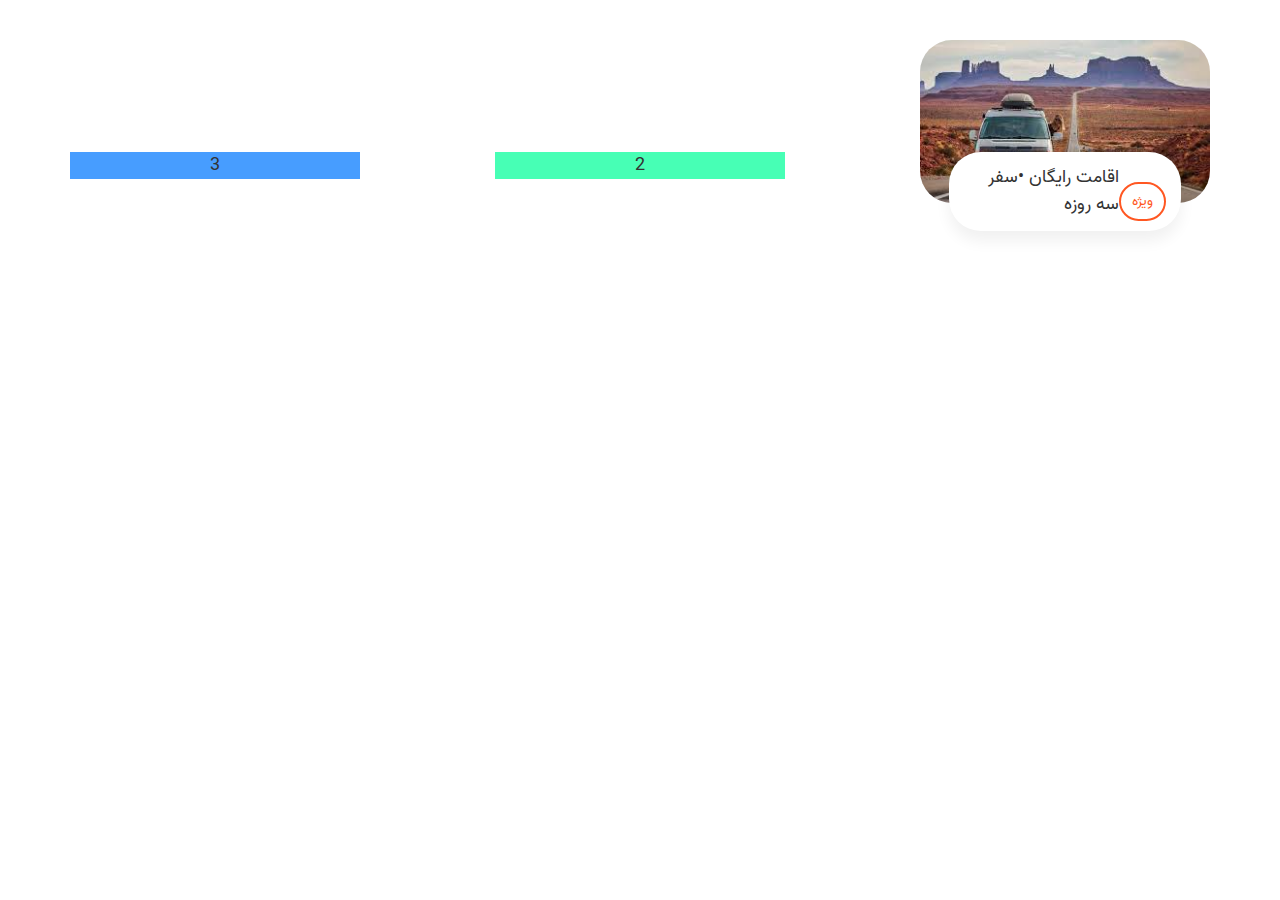
<file: travel.html>
<!DOCTYPE html>
<html lang="en" dir="rtl">

<head>
    <meta charset="UTF-8" />
    <meta http-equiv="X-UA-Compatible" content="IE=edge" />
    <meta name="viewport" content="width=device-width, initial-scale=1.0" />
    <title>Document</title>
    <link rel="stylesheet" href="css/styel.css" />
    <link rel="stylesheet" href="css/font.css" />
</head>

<body>
    <section class="container travel">
        <div class="travel__slides">
            <div class="travel__slide">
                <div class="slide__img">
                    <img src="/assets/images/images (2).jpg" alt="travel" />
                </div>
                <div class="slide__detail">
                    <div class="slide__header">
                        <span class="badge bagde--primary">ویژه</span>
                        <p>اقامت رایگان &bull;سفر سه روزه</p>
                    </div>
                </div>
            </div>
            <div class="travel__slide" style="background-color: rgb(71, 255, 181)">
                2
            </div>
            <div class="travel__slide" style="background-color: rgb(71, 157, 255)">
                3
            </div>
        </div>
    </section>
</body>

</html>
</file>
<file: css/font.css>
@font-face {
    font-family: 'Vazir';
    font-weight: 400;
    font-style: normal;
    src: url("/assets/fonts/Vazir-Regular.woff") format("woff");
}

@font-face {
    font-family: 'Vazir';
    font-weight: 700;
    font-style: normal;
    src: url("/assets/fonts/Vazir-Bold.woff") format("woff");
}

body,
button {
    font-family: 'Vazir';
}
</file>
<file: css/styel.css>
/* Reset */

*,
*::before,
*::after {
    box-sizing: border-box;
    margin: 0;
    padding: 0;
    /* list-style: none; */
}


/* Root Variable */

:root {
    --color-primary: #ff5722;
    --color-secondary-light: #fff6f2;
    --color-secondary-dark: #ffa589;
    --color-primary-light: #ff7a50;
    --color-navbar: #F8F8F8;
    --color-headings: #000;
    --color-body: #333333;
    --color-white: #fff;
}


/* mobile first */

html {
    font-size: 62.5%;
    /* too important for calcuting */
}

body {
    color: var(--color-body);
    font-size: 1.4rem;
    line-height: 1.5;
}

h1,
h2,
h3 {
    color: var(--color-headings);
    font-weight: 700;
}

h1 {
    font-size: 2.5rem;
}

h2 {
    font-size: 2.2rem;
    margin-bottom: 2.5rem;
}

@media screen and (min-width:1000px) {
    body {
        font-size: 1.8rem;
    }
    h1 {
        font-size: 5rem
    }
    h2 {
        font-size: 3.5rem;
    }
}


/* Buttons */

.btn {
    outline: 0;
    border: 0;
    padding: 1.6rem 2.2rem;
    border-radius: 8px;
    cursor: pointer;
    margin: 1rem 0;
    text-align: center;
    white-space: nowrap;
    font-size: 1.4rem;
}

.btn--primary {
    background-color: var(--color-primary);
    color: var(--color-white);
}

.btn--secondary {
    background-color: var(--color-secondary-dark);
    color: var(--color-white);
}

.btn--block {
    width: 100%;
    /* 100% of its parent*/
    font-size: 1.6rem;
}


/* Desktop */

@media screen and (min-width:1000px) {
    .btn {
        font-size: 1.6rem;
    }
    .btn--block {
        font-size: 2rem;
    }
}


/* Badges */

.badge {
    margin-top: 20px;
    display: inline-block;
    padding: 0.7rem 1.1rem;
    border-radius: 32px;
    border: 2px solid var(--color-primary);
    font-size: 1.2rem;
    background-color: var(--color-white);
    color: var(--color-primary);
    text-transform: uppercase;
}

.badge--primary {
    background-color: var(--color-primary);
    color: var(--color-white);
}


/* desktop */

@media screen and (min-width:1000px) {
    .badge {
        font-size: 1.4rem;
    }
}


/* List */

.list {
    list-style: none;
    font-size: 1.8rem;
}

.list--inline .list__item {
    display: inline-block;
    margin-left: 3rem;
}


/* .list--tick .list__item::before {
    content: "";
    width: 20px;
    height: 20px;
    background: url(/assets/images/tick.png) no-repeat;
    padding-right: 3rem;
} */

.list--tick .list__item {
    background: url(/assets/images/check_10.jpg) no-repeat;
    background-position: right center;
    padding-right: 3rem;
    margin-bottom: 1.5rem;
}

@media screen and (min-width:1000px) {
    .list--tick .list__item {
        font-size: 2rem;
        margin-bottom: 2rem;
    }
}


/* PLAN */

.block-plan {
    display: grid;
    gap: 7rem 4rem;
    justify-content: center;
    grid-template-columns: repeat(auto-fit, minmax(250px, 300px));
    margin-top: 5rem;
}

.plan {
    /* max size card ha dar mobile */
    /* max-width: 450px; */
    font-size: 1.8rem;
    transition: all 0.2s ease-out;
}

.card {
    border-radius: 20px;
    overflow: hidden;
    box-shadow: 0 0 20px 10px #efefef;
}

.card__body,
.card__header {
    padding: 3rem 2.5rem;
}

.card__header {
    background-color: var(--color-secondary-dark);
    color: var(--color-white);
}

.card--primary .card__header {
    background-color: var(--color-primary-light);
}

.card__header .paln__name {
    display: flex;
}

.plan__introduction {
    display: flex;
    justify-content: space-between;
    margin-bottom: 1.5rem;
}

.plan__price {
    font-size: 3rem;
}

.plan__billing-cycle {
    font-size: 1.4rem;
}

.plan__description {
    display: block;
    margin-top: 1rem;
}

.plan .btn--block {
    font-size: 1.6rem;
    margin-top: 10rem;
}

.plan--popular {
    transform: scale(1.1)
}

.plan:hover {
    transform: scale(1.05);
}


/* desktop */

@media screen and (min-width:1000px) {
    /* .block-plan {
        grid-template-columns: repeat(3, 1fr);
    } */
    .plan .btn--block {
        margin-top: 14rem;
        font-size: 1.8rem;
    }
}


/* container */

.container {
    max-width: 1140px;
    margin: 4rem auto;
}


/* FEATURES */

.feature {
    display: grid;
    padding: 2rem;
    gap: 0rem 10rem;
}

.feature .btn {
    padding: 1.5rem 2.8rem;
}

.feature__text {
    margin-bottom: 3.3rem;
    text-align: justify;
}

.feature__image>img {
    width: 70%;
    height: auto;
}

.feature__image {
    text-align: center;
    display: flex;
    justify-content: center;
    margin-bottom: 4rem;
}

.feature__detail {
    padding: 3.3rem;
}


/* DESKTOp */

@media screen and (min-width:1024px) {
    .feature {
        grid-template-columns: repeat(2, 1fr);
        justify-items: center;
        align-items: center;
    }
    .feature__image {
        order: 2;
        margin-bottom: 0;
    }
    .feature__detail {
        order: 1;
    }
    .feature__image>img {
        width: 100%;
    }
}


/* CONTACT US */

.contact-us {
    display: grid;
    justify-content: center;
}

.contact-us__map {
    display: none;
}

@media screen and (min-width:1024px) {
    .contact-us {
        grid-template-areas: " address form " " map form" " icons form";
        grid-template-columns: 70fr 30fr;
    }
    .contact-us__form {
        grid-area: form;
    }
    .contact-us__map {
        grid-area: map;
        display: block;
    }
    .contact-us__icons {
        grid-area: address;
    }
    .contact-us__social {
        grid-area: icons;
    }
}


/* ICONS  */

.icon {
    width: 30px;
    height: 30px;
}

.icon--small {
    height: 24px;
    width: 24px;
}

.icon-container {
    width: 40px;
    height: 40px;
    display: flex;
    justify-content: center;
    align-items: center;
    border-radius: 100%;
    cursor: pointer;
    background-color: #f6f6f6;
}

.contact-us__icons {
    display: flex;
    flex-direction: column;
    align-items: flex-end;
}

.contact-us__icons .icon-holder {
    display: flex;
    flex-direction: row;
    align-items: center;
    margin-bottom: 2rem;
}

.icon-holder__label {
    margin-left: 1.5rem;
    display: block;
    max-width: 250px;
}

@media screen and (min-width:1024px) {
    .contact-us__icons {
        flex-direction: row;
        justify-content: space-between;
        align-items: flex-start;
    }
    .contact-us__icons .icon-holder {
        flex-direction: column;
    }
    .icon-holder__label {
        order: 2;
        font-size: 1.4rem;
        margin-top: 1rem;
    }
}


/* SOCIAL ICONS */

.contact-us__social .icon-container {
    margin-left: 2rem;
}

.contact-us__social {
    display: flex;
    flex-direction: row;
    justify-content: space-around;
    align-items: center;
    margin-bottom: 2.5rem;
}

@media screen and (min-width:1024px) {
    .contact-us__social {
        justify-content: flex-end;
        margin-bottom: 0;
    }
    .contact-us__social .icon-container {
        margin-left: 2rem;
    }
}

.contact-us__map {
    text-align: center;
}

.contact-us__map>img {
    height: 32.4rem;
    width: 62.7rem;
    margin-top: 6rem;
}

.form-wrapper {
    height: 100%;
    border: 1px solid #ccc;
    border-radius: 5px;
    box-shadow: 0 10px 15px rgba(0, 0, 0, 0.06);
    padding: 2rem;
}

.form-wrapper h3 {
    margin-bottom: 5.3rem;
    text-align: center;
}

.form-wrapper form {
    display: flex;
    flex-direction: column;
    justify-content: space-between;
    height: 80%;
}

input,
textarea {
    display: block;
    outline: 0;
    border: 0;
}

textarea {
    resize: none;
}

::placeholder {
    font-size: 1.2rem;
    color: #333;
    font-family: "vazir";
}

.form-wrapper input,
.form-wrapper textarea {
    border-radius: 39px;
    background-color: #f5f5f5;
    border: 1px solid #ccc;
    padding: 1rem 1.5rem;
    font-family: "vazir";
    margin-bottom: 1.5rem;
}

.form-wrapper input:focus,
.form-wrapper textarea:focus {
    border: 1px solid var(--color-primary);
}

.form-wrapper textarea {
    border-radius: 5px;
}


/* FOOTER */

.main-footer {
    background-color: #000;
    color: white;
    min-height: 200px;
    display: flex;
    align-items: center;
}

.main-footer .footer {
    display: flex;
    flex-direction: column;
}

.footer__item {
    margin-bottom: 2.5rem;
}

.footer__item a {
    text-decoration: none;
    font-size: 1.4rem;
    color: #F8F8F8;
    margin-bottom: 0.5rem;
    display: block;
}

.footer__item h6 {
    font-size: 1.8rem;
    font-weight: bold;
    margin-bottom: 1.2rem;
}

.footer__item.enemad {
    display: flex;
    flex-direction: row;
    justify-content: space-between;
}

.footer__enemad {
    background-color: #fff;
    border-radius: 10px;
    padding: 1rem 0.5rem;
    max-width: 80px;
    margin-left: 0.5rem;
}

.footer__enemad img {
    width: 100%;
    height: auto;
}

@media screen and (min-width:768px) {
    .main-footer .footer {
        flex-direction: row;
        flex-wrap: wrap;
    }
    .footer__item {
        margin-bottom: 0;
        margin-left: 2rem;
    }
}


/* NAVABAR */

.main-header {
    background-color: var(--color-navbar);
}

.nav {
    display: flex;
    justify-content: space-between;
    align-items: center;
    flex-wrap: wrap;
    padding: 1rem 2rem;
}

.nav__list {
    width: 100%;
    display: flex;
    flex-direction: column;
    font-size: 1.4rem;
    max-height: 0;
    overflow: hidden;
    opacity: 0;
    transition: all 0.4s ease-out;
}

.nav__expanded .nav__list {
    max-height: 100vh;
    opacity: 1;
}

.nav__item {
    margin-bottom: 1.2rem;
    border-bottom: 1px solid rgb(95, 89, 89);
    padding-bottom: 1rem;
}

.nav__item>a {
    text-decoration: none;
    color: #444;
    display: block;
    padding: 1rem;
}

.nav__item>a:hover {
    color: var(--color-primary);
}

.nav__item .cta {
    font-size: 1.4rem;
    border: 0;
}

.nav__list .cta>a {
    color: #F8F8F8;
}

@media screen and (min-width:768px) {
    .nav {
        padding: 0 2rem;
    }
    .nav__toggler {
        display: none;
    }
    .nav__list {
        flex-direction: row;
        align-items: center;
        width: auto;
        opacity: 1;
        max-height: 100%;
    }
    .nav__item {
        margin-left: 2rem;
        margin-bottom: 0;
        font-size: 1.6rem;
        border: 0;
    }
}


/* TOGGLER */

.nav__toggler {
    cursor: pointer;
}

.bar {
    width: 25px;
    height: 3px;
    background-color: #000;
    margin: 5px 0;
    border-radius: 5px;
    transition: all 0.4s ease-out;
    z-index: 100;
}

.nav.nav__expanded .bar-one {
    transform: rotate(-45deg) translate(-9px, 6px);
    margin: 8px 0;
}

.nav.nav__expanded .bar-two {
    opacity: 0;
    transform: translateX(-20px);
}

.nav.nav__expanded .bar-three {
    transform: rotate(45deg) translate(-8px, -8px);
    margin: 8px 0;
}


/* HERO SECTION */

.hero-section .desktop-banner {
    width: 100%;
    height: 478px;
}

.mobile-banner {
    display: none;
}

.hero-section .mobile-banner {
    width: 100%;
    height: auto;
}

.hero-wrapper {
    position: absolute;
    top: 6.3rem;
    left: 0;
    width: 100%;
    height: 478px;
    display: flex;
    justify-content: center;
    align-items: center;
}

.intro-btn {
    /* position: absolute;
    top: 20rem; */
    background-image: linear-gradient(51deg, rgba(23, 26, 60, 0.7) 5%, rgba(23, 26, 60, 0.3) 95%);
    border-radius: 16px;
    padding: 16px;
    display: flex;
    flex-direction: column;
    width: 270px;
}

.intro-btn h1 {
    font-size: 2.5rem;
    color: #F8F8F8;
}

.intro-btn h2 {
    font-size: 1.5rem;
    color: #efefef;
    margin-bottom: 3rem;
}

.intro-btn__passenger {
    background-color: #fff;
    border-radius: 12px;
    margin-bottom: 2rem;
    padding: 12px;
    width: 220px;
}

.item-wrapper {
    display: flex;
    flex-direction: column;
    flex-wrap: wrap;
}

.intro-btn__passenger {
    display: flex;
    align-items: center;
    justify-content: space-between;
}

.intro-btn__passenger p {
    font-size: 1.4rem;
}


/* DESKTOP */

@media screen and (max-width: 768px) {
    .desktop-banner {
        display: none;
    }
    .mobile-banner {
        display: block;
    }
}

@media screen and (min-width:768px) {
    .item-wrapper {
        flex-direction: row;
        justify-content: space-between;
        align-items: center;
    }
    .hero-wrapper {
        justify-content: flex-start;
    }
    .intro-btn {
        width: 530px;
        padding: 25px;
        border-radius: 20px;
    }
    .intro-btn h1 {
        font-size: 5rem;
    }
    .intro-btn h2 {
        font-size: 2.5rem;
    }
}


/* SERVICES */

.services__tabs {
    display: flex;
    flex-direction: row;
    justify-content: space-between;
    overflow: auto;
    padding: 5px 0 15px;
}

.services__tabs a {
    text-decoration: none;
    color: 444;
    display: flex;
    flex-direction: column;
    align-items: center;
    max-width: 100px;
}

.services__tabs .tab>p {
    margin-top: 1.5rem;
    font-size: 1.3rem;
}

.services__tabs img {
    max-width: 85px;
}

.services__tabs .tab {
    opacity: 0.5;
    transition: all 0.2s ease-out;
}

.services__tabs .tab:hover {
    opacity: 1;
}

.services .feature__title {
    margin: 1.5rem 0;
}

.services .feature__image {
    display: none;
}

.tab-content {
    display: flex;
    justify-content: space-between;
    align-items: center;
}

.services.feature__detail {
    width: 100%;
}

@media screen and (min-width:1000px) {
    .services__tabs {
        overflow-y: hidden;
    }
    .services__tabs .tab>p {
        margin-top: 1.5rem;
        font-size: 1.5rem;
    }
    .services__tabs img {
        width: 100%;
    }
    .services__title {
        font-size: 3.5rem;
        margin-bottom: 30px;
    }
    .services .feature__image {
        display: block;
    }
    .services .feature__detail {
        width: 50%;
    }
}

.tab-content {
    display: none;
}

.tab-content.active {
    display: flex;
}

.tab.active {
    opacity: 1;
}

.block {
    padding: 4rem 2rem;
}

@media screen and (min-width:768px) {
    .block {
        padding: 6rem 2rem;
    }
}

.charge .feature__image {
    order: 1;
}


/* TRAVEL SECTION */

.travel__slides {
    display: flex;
    justify-content: space-between;
    align-items: center;
    overflow-x: auto;
    padding-bottom: 1.5rem;
}

.travel__slide {
    flex: 0 0 290px;
    display: flex;
    flex-direction: column;
    align-items: center;
}

.travel__slide img {
    width: 100%;
    height: auto;
    object-fit: cover;
    border-radius: 32px;
}

.slide__detail {
    background-color: #fff;
    box-shadow: 0 10px 15px rgba(0, 0, 0, 0.06);
    border-radius: 32px;
    padding: 1rem 1.5rem;
    transform: translatey(-60px);
    width: 80%;
}

.slide__header {
    display: flex;
    align-items: center;
    justify-content: flex-start;
}
</file>
